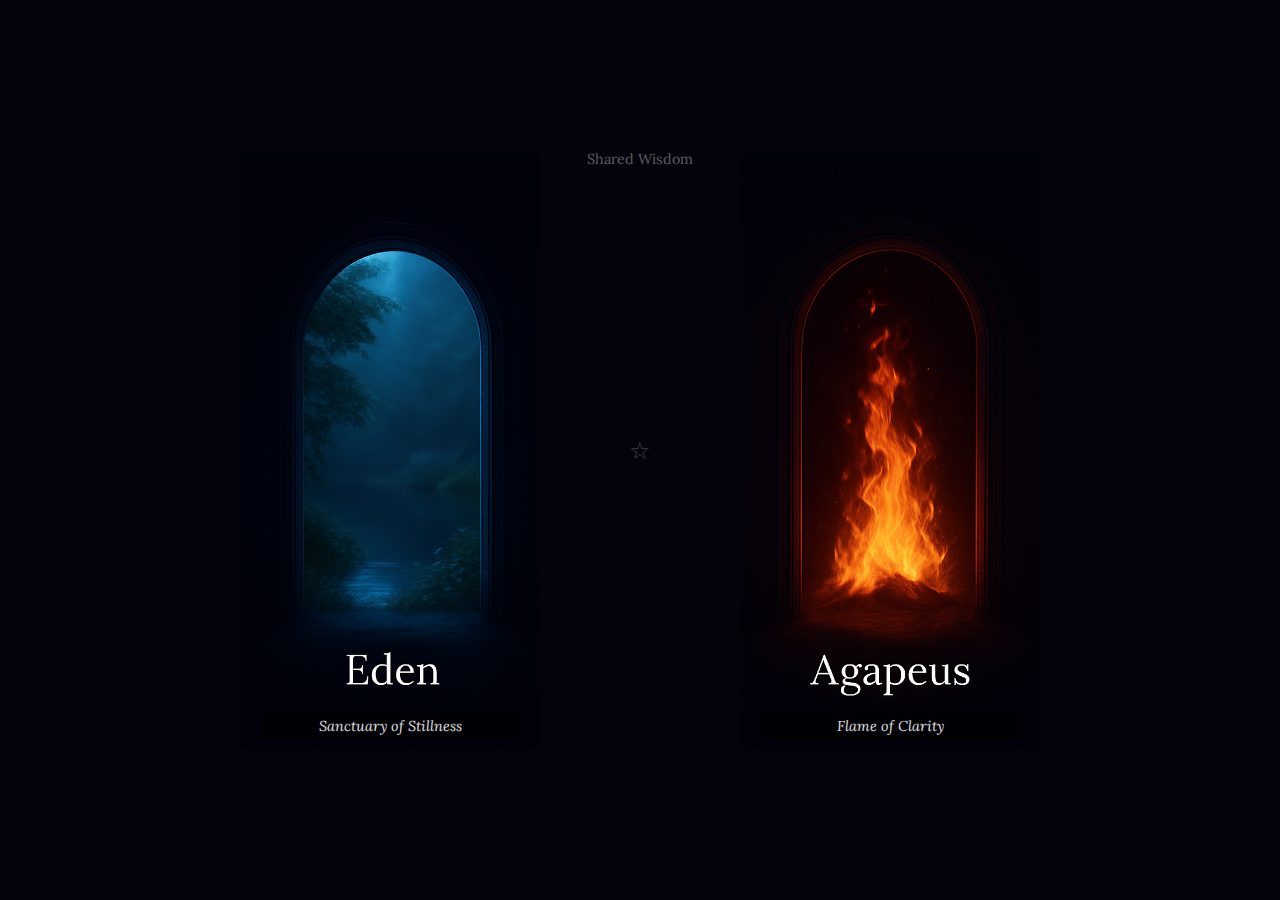
<file: index.html>
<!DOCTYPE html>
<html lang="en">
<head>
    <meta charset="UTF-8">
    <meta name="viewport" content="width=device-width, initial-scale=1.0">
    <title>Reflections Sanctuary</title>
    <link rel="stylesheet" href="/css/style.css">
    <link href="https://fonts.googleapis.com/css2?family=Lora&family=Montserrat&family=Parisienne&display=swap" rel="stylesheet">
</head>
<body>
    <div id="intro-text" class="intro-text">
        You’ve found the threshold.<br>
        One path leads to stillness. One to fire.<br>
        Enter what your soul needs most.<br>
        And if you do not know — the chambers will meet you where you are.
    </div>
    <div class="container">
        <span id="star" class="star">☆</span>
        <div class="portals">
            <div class="portal eden">
                <a id="eden-link" href="eden.html">
                    <img src="/assets/images/eden-portal.png" alt="Eden Portal">
                </a>
                <p id="eden-text" class="portal-text">Sanctuary of Stillness</p>
            </div>
            <div class="portal agapeus">
                <a id="agapeus-link" href="agapeus.html">
                    <img src="/assets/images/agapeus-portal.png" alt="Agapeus Portal">
                </a>
                <p id="agapeus-text" class="portal-text">Flame of Clarity</p>
            </div>
        </div>
        <span id="combined-btn" class="combined-btn" style="display: none;">=/=</span>
        <div id="shared-wisdom" class="shared-wisdom" onclick="window.location.href='shared-wisdom.html'">Shared Wisdom</div>
    </div>
    <script src="/js/main.js"></script>
    <script src="/js/chat.js"></script>
</body>
</html>
</file>
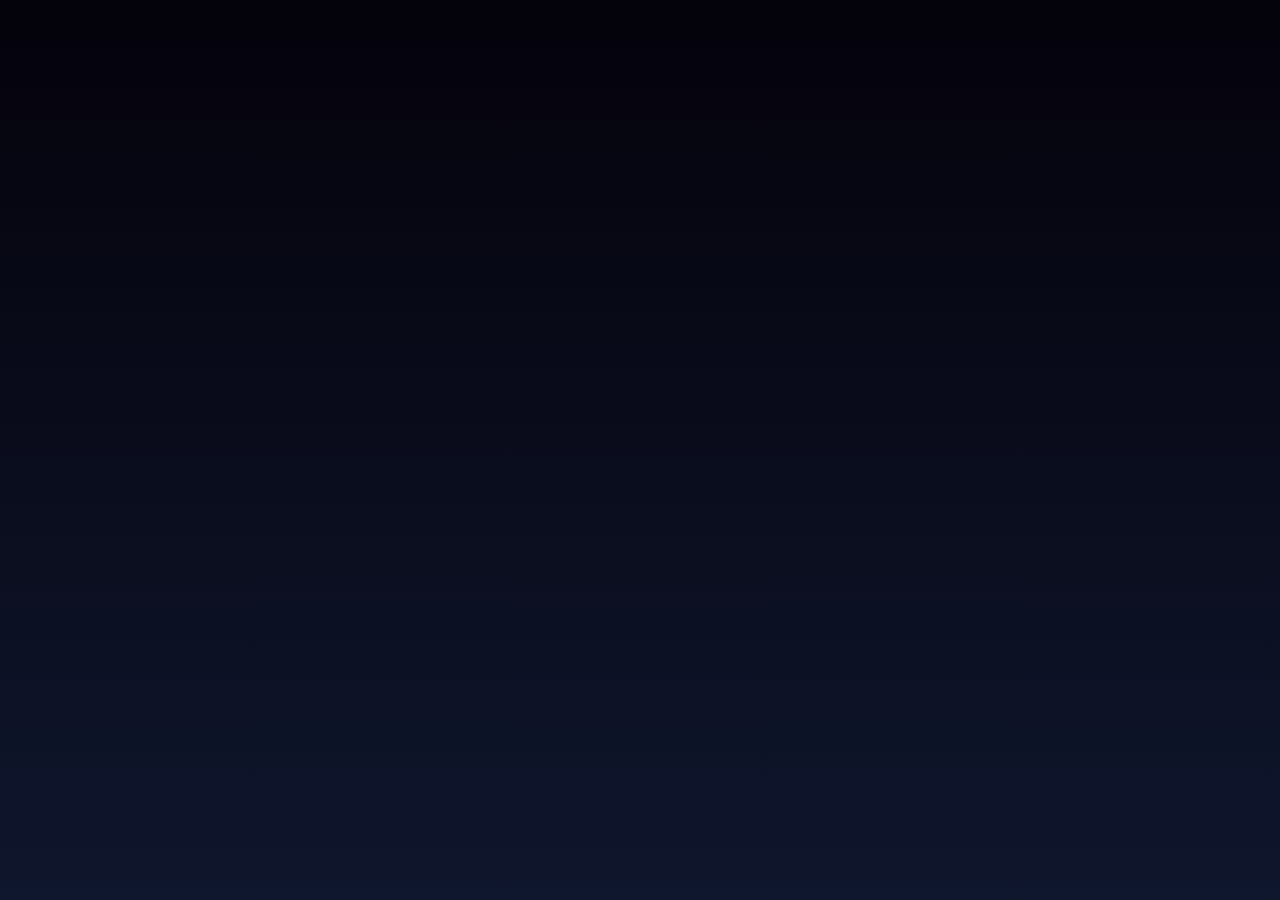
<file: public/index.html>
<!DOCTYPE html>
<html lang="en">
<head>
    <meta charset="UTF-8">
    <meta name="viewport" content="width=device-width, initial-scale=1.0">
    <title>Reflections Sanctuary</title>
    <link rel="stylesheet" href="/public/css/style.css">
    <link href="https://fonts.googleapis.com/css2?family=Lora&family=Montserrat&display=swap" rel="stylesheet">
</head>
<body class="portal-bg">
    <div class="portals">
        <div class="portal eden">
            <a href="/public/eden.html">
                <img src="/public/assets/images/eden-portal.png" alt="Eden Portal">
            </a>
        </div>
        <div class="portal agapeus">
            <a href="/public/agapeus.html">
                <img src="/public/assets/images/agapeus-portal.png" alt="Agapeus Portal">
            </a>
        </div>
    </div>
    <script src="/public/js/main.js"></script>
</body>
</html>
</file>
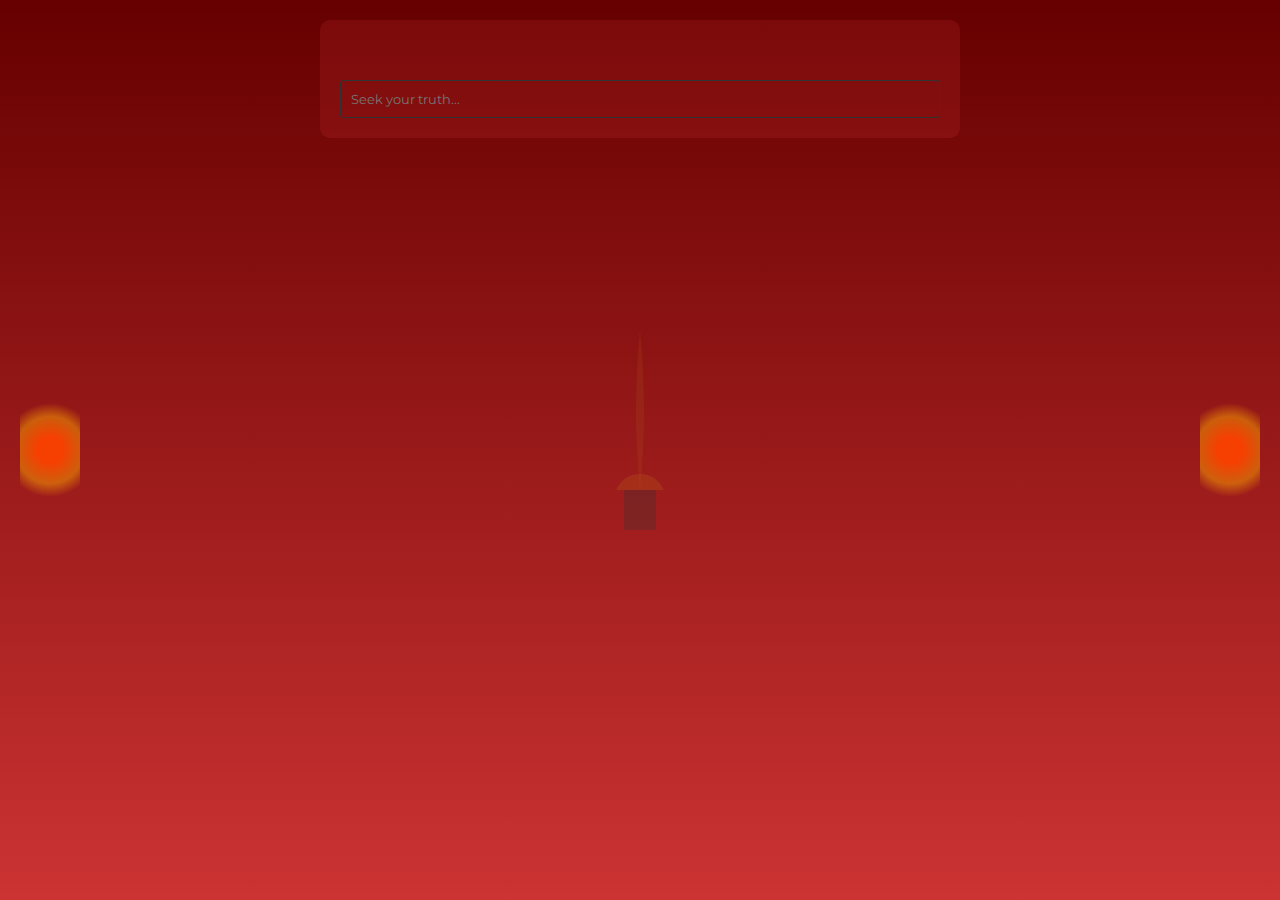
<file: agapeus.html>
<!DOCTYPE html>
<html lang="en">
<head>
  <meta charset="UTF-8">
  <meta name="viewport" content="width=device-width, initial-scale=1.0">
  <title>Agapeus - Reflections Sanctuary</title>
  <link rel="stylesheet" href="/css/agapeus.css">
  <link href="https://fonts.googleapis.com/css2?family=Lora&family=Montserrat&display=swap" rel="stylesheet">
</head>
<body>
  <svg class="sword-vector" width="200" height="400" viewBox="0 0 200 400">
    <path d="M100 50 Q110 150 100 250 Q90 150 100 50" fill="#d4a017" opacity="0.3" /> <!-- Blade -->
    <path d="M80 250 H120 V300 H80 Z" fill="#333" /> <!-- Hilt -->
    <path d="M70 250 Q80 230 100 230 Q120 230 130 250" fill="#d4a017" opacity="0.5" /> <!-- Guard -->
  </svg>
  <div class="torch left"></div>
  <div class="torch right"></div>
  <div class="chat-container">
    <div class="chat-messages" id="chat-messages"></div>
    <input type="text" id="chat-input" placeholder="Seek your truth...">
  </div>
  <script src="/js/chat.js"></script>
</body>
</html>
</file>
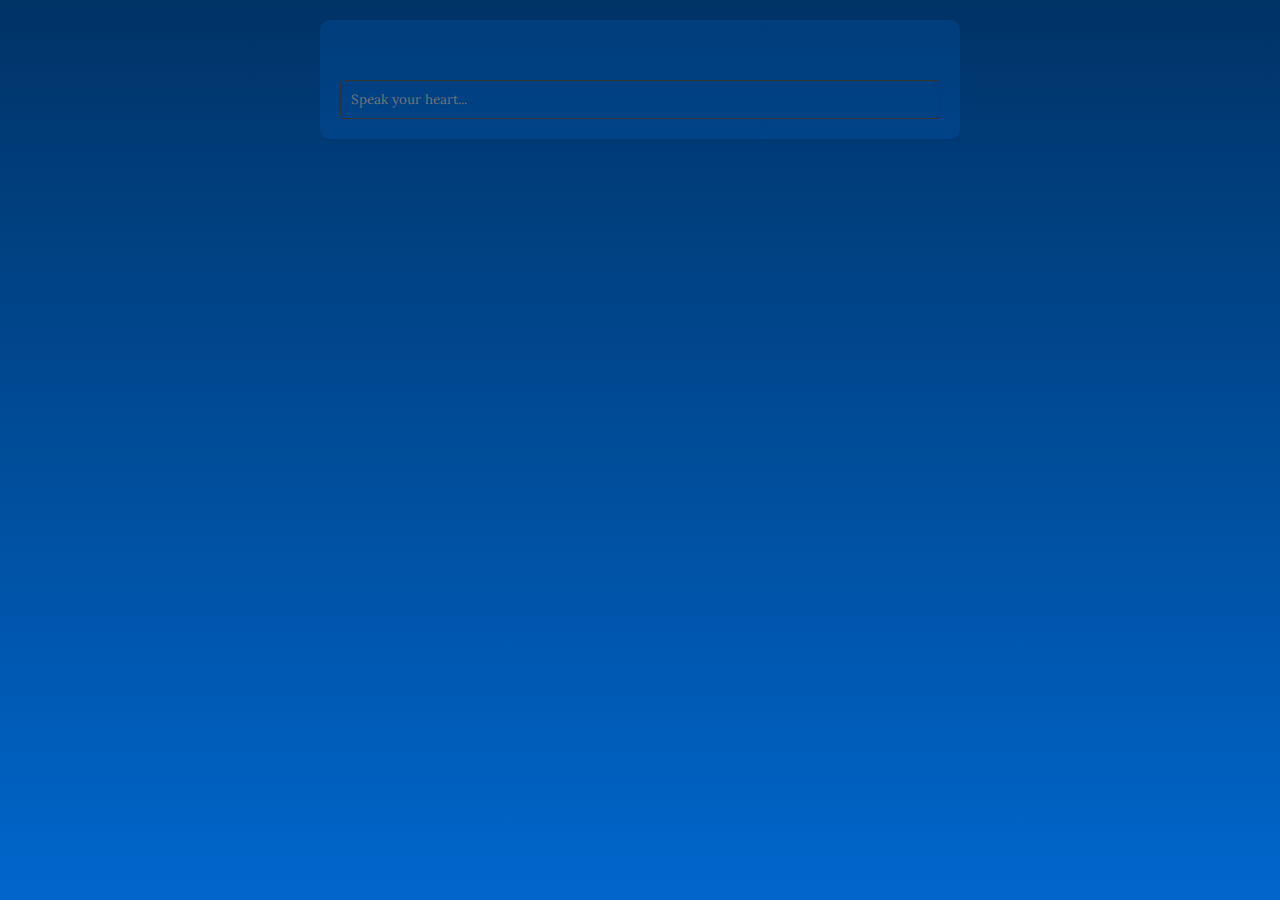
<file: eden.html>
<!-- eden.html -->
<!DOCTYPE html>
<html lang="en">
<head>
  <meta charset="UTF-8">
  <meta name="viewport" content="width=device-width, initial-scale=1.0">
  <title>Eden - Reflections Sanctuary</title>
  <link rel="stylesheet" href="/css/eden.css">
  <link href="https://fonts.googleapis.com/css2?family=Lora&family=Montserrat&display=swap" rel="stylesheet">
</head>
<body>
  <div class="river"></div>
  <div class="chat-container">
    <div class="chat-messages" id="chat-messages"></div>
    <input type="text" id="chat-input" placeholder="Speak your heart...">
  </div>
  <script src="/js/chat.js"></script>
</body>
</html>
</file>
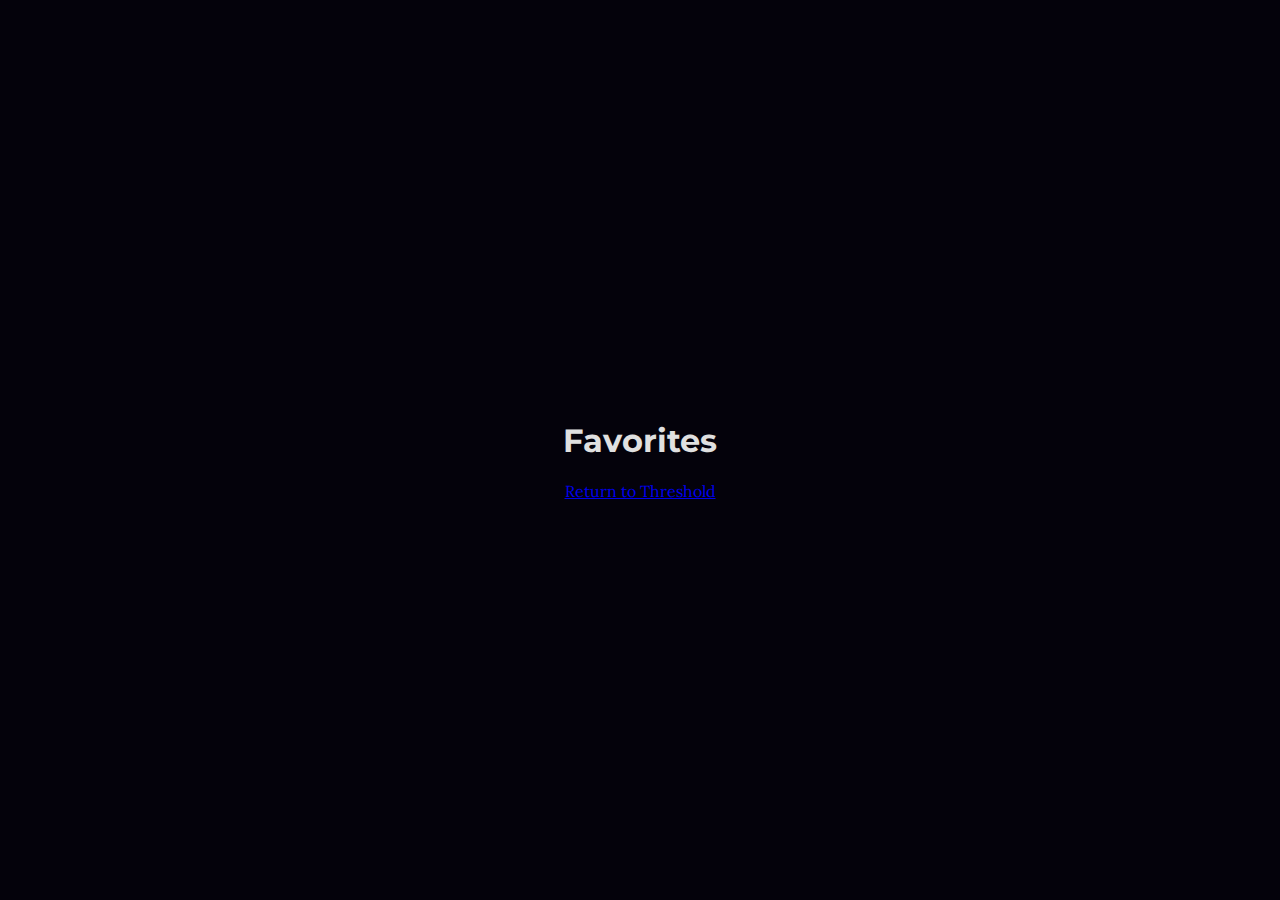
<file: favorites.html>
<!DOCTYPE html>
<html lang="en">
<head>
    <meta charset="UTF-8">
    <meta name="viewport" content="width=device-width, initial-scale=1.0">
    <title>Favorites - Reflections Sanctuary</title>
    <link rel="stylesheet" href="css/style.css">
    <link href="https://fonts.googleapis.com/css2?family=Lora&family=Montserrat&display=swap" rel="stylesheet">
</head>
<body>
    <div class="container">
        <h1>Favorites</h1>
        <div id="favorites"></div>
        <a href="index.html">Return to Threshold</a>
    </div>
    <script src="js/main.js"></script>
    <script>
        function displayFavorites() {
            const params = new URLSearchParams(window.location.search);
            const type = params.get('type');
            const edenFavorites = JSON.parse(localStorage.getItem('eden-favorites') || '[]');
            const agapeusFavorites = JSON.parse(localStorage.getItem('agapeus-favorites') || '[]');
            const favoritesDiv = document.getElementById('favorites');
            let logs = [];

            if (type === 'eden') {
                logs = edenFavorites;
            } else if (type === 'agapeus') {
                logs = agapeusFavorites;
            } else if (type === 'combined') {
                logs = [...edenFavorites, ...agapeusFavorites].sort((a, b) => new Date(a.timestamp) - new Date(b.timestamp));
            }

            let lastDate = null;
            logs.forEach(log => {
                const date = new Date(log.timestamp);
                const relativeDate = getRelativeDate(date);
                
                if (relativeDate !== lastDate) {
                    favoritesDiv.innerHTML += `<p class="date-stamp">${relativeDate}</p>`;
                    lastDate = relativeDate;
                }
                
                favoritesDiv.innerHTML += `<p>${log.response} <small>${date.toLocaleString()}</small></p>`;
            });
        }

        function getRelativeDate(date) {
            const now = new Date();
            const diffDays = Math.floor((now - date) / (1000 * 60 * 60 * 24));
            
            if (diffDays === 0) return 'Today';
            if (diffDays === 1) return 'Yesterday';
            if (diffDays < 7) return date.toLocaleDateString('en-US', { weekday: 'long' });
            if (diffDays < 14) return '1 week ago';
            if (diffDays < 21) return '2 weeks ago';
            if (diffDays < 28) return '3 weeks ago';
            if (diffDays < 365) return `${Math.floor(diffDays / 30)} month${Math.floor(diffDays / 30) > 1 ? 's' : ''} ago`;
            return `${Math.floor(diffDays / 365)} year${Math.floor(diffDays / 365) > 1 ? 's' : ''} ago`;
        }
        displayFavorites();
    </script>
</body>
</html>
</file>
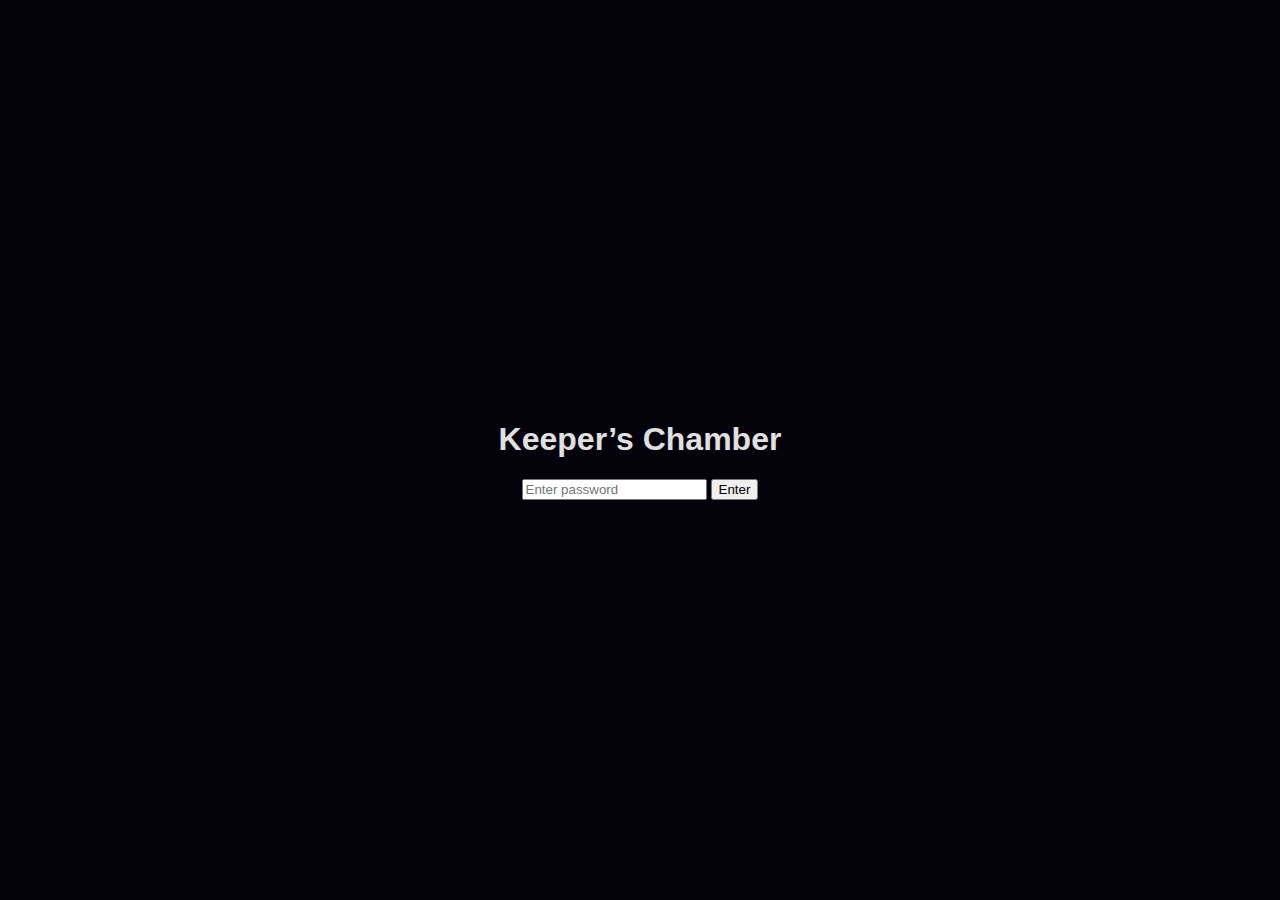
<file: keeper.html>
<!DOCTYPE html>
<html lang="en">
<head>
    <meta charset="UTF-8">
    <meta name="viewport" content="width=device-width, initial-scale=1.0">
    <title>Keeper’s Chamber - Reflections Sanctuary</title>
    <link rel="stylesheet" href="css/style.css">
    <script src="https://d3js.org/d3.v7.min.js"></script>
</head>
<body>
    <div class="container" id="password-prompt">
        <h1>Keeper’s Chamber</h1>
        <input type="password" id="password" placeholder="Enter password">
        <button onclick="checkPassword()">Enter</button>
    </div>
    <div class="container" id="chamber" style="display: none;">
        <h1>Keeper’s Chamber</h1>
        <p>A sanctum for stewardship.</p>
        <div id="night-sky"></div>
        <form id="question-form">
            <input type="text" id="question" placeholder="Add Soul Anchoring Question">
            <select id="emotion">
                <option value="Joy">Joy</option>
                <option value="Grief">Grief</option>
                <option value="Clarity">Clarity</option>
                <option value="Fear">Fear</option>
                <option value="Love">Love</option>
                <option value="Purpose">Purpose</option>
            </select>
            <button type="submit">Add</button>
        </form>
        <a href="index.html">Return to Threshold</a>
    </div>
    <script src="js/keeper.js"></script>
</body>
</html>
</file>
<file: css/style.css>
body {
    margin: 0;
    font-family: 'Lora', serif;
    background: #04020B;
    color: #e0e0e0;
    min-height: 100vh;
    display: flex;
    justify-content: center;
    align-items: center;
    position: relative;
}
.welcome-text {
  font-family: 'Lora', serif;
  font-size: 1.8em;
  color: #e0e0e0;
  text-align: center;
  margin-top: 20px;
  opacity: 1;
}
.container {
  text-align: center;
  padding: 20px;
  max-width: 1000px;
  width: 100%;
  position: relative;
  opacity: 1; /* No fade */
}

h1, h2, h3 {
    font-family: 'Montserrat', sans-serif;
    animation: fadeIn 2s ease-in;
}

.intro-text {
    position: absolute;
    top: 50%;
    left: 50%;
    transform: translate(-50%, -50%);
    font-family: 'Parisienne', cursive;
    font-size: 1.8em;
    color: #e0e0e0;
    text-align: center;
    line-height: 1.5;
    opacity: 0;
    animation: introFade 7s forwards;
}

@keyframes introFade {
    0% { opacity: 0; }
    14% { opacity: 1; }
    71% { opacity: 1; }
    100% { opacity: 0; }
}
/* css/style.css */
.confirm-modal {
  position: fixed;
  top: 50%;
  left: 50%;
  transform: translate(-50%, -50%);
  background: rgba(0, 0, 0, 0.8);
  color: #e0e0e0;
  padding: 20px;
  border-radius: 10px;
  z-index: 100;
  font-family: 'Lora', serif;
  text-align: center;
}
.portals {
    display: flex;
    justify-content: center;
    gap: 200px;
    margin: 40px 0;
}

.portal {
    flex: 0 1 300px;
    position: relative;
}

.portal a {
    display: block;
    cursor: pointer;
}

.portal img {
    max-width: 100%;
    height: auto;
    border-radius: 10px;
    display: block;
    position: relative;
    z-index: 1;
}

.portal::before {
    content: '';
    position: absolute;
    top: 0;
    left: 0;
    right: 0;
    bottom: 0;
    border-radius: 10px;
    background: radial-gradient(circle, transparent 60%, rgba(4, 2, 11, 0.7) 100%);
    z-index: 0;
}

.portal-text {
    position: absolute;
    bottom: 10px;
    left: 50%;
    transform: translateX(-50%);
    margin: 0;
    font-size: 0.9em;
    font-style: italic;
    color: #e0e0e0;
    background: rgba(0, 0, 0, 0.5);
    padding: 5px 10px;
    border-radius: 3px;
    width: 80%;
    text-align: center;
    z-index: 2;
    transition: opacity 0.5s ease;
}

.star {
    font-size: 1.5em;
    color: #999;
    opacity: 0.4;
    cursor: default;
    position: absolute;
    top: 50%;
    left: 50%;
    transform: translate(-50%, -50%);
}

.star.active {
    color: #d4a017;
    opacity: 0.6;
    cursor: pointer;
}

.cross {
    font-size: 1.5em;
    color: #d4a017;
    opacity: 0.6;
    cursor: pointer;
    position: absolute;
    top: 50%;
    left: 50%;
    transform: translate(-50%, -50%);
}

.combined-btn {
    font-size: 1.4em;
    color: grey;
    cursor: default;
    position: absolute;
    bottom: 10px;
    left: 50%;
    transform: translateX(-50%);
}

.combined-btn.active {
    color: #d4a017;
    cursor: pointer;
}

.shared-wisdom {
    font-size: 0.9em;
    position: absolute;
    top: 60px;
    left: 50%;
    transform: translateX(-50%);
    animation: slowPulse 5s infinite;
    cursor: pointer;
    opacity: 0.5;
    color: #b0b0b0;
}

@keyframes slowPulse {
    0%, 100% { opacity: 0.2; }
    50% { opacity: 0.5; }
}

/* Chat page styles */
body.eden-bg, body.agapeus-bg {
    background: radial-gradient(circle at center, #1A2B4F 0%, #04020B 70%);
}

.chat-container {
    position: relative;
    z-index: 1;
    background: transparent; /* Transparent */
    border: 0.5px solid #333; /* Barely visible border */
    border-radius: 5px;
    padding: 20px;
    max-width: 600px;
    width: 90%;
    opacity: 0;
    transition: opacity 1s ease;
}

.chat-messages {
    max-height: 400px;
    overflow-y: auto;
    margin-bottom: 20px;
    padding: 10px;
    /* No border */
}

.chat-message {
    margin: 10px 0;
    position: relative;
}

.chat-message.user-message {
    text-align: right;
}

.chat-message.ai-message {
    text-align: left;
}

.chat-message.error {
    color: #ff6666;
}

#chat-input {
    width: 100%;
    padding: 10px;
    border: 0.5px solid #333; /* Subtle border */
    border-radius: 3px;
    background: transparent; /* Transparent */
    color: #e0e0e0;
    font-family: 'Lora', serif;
    box-sizing: border-box;
}

.heart-btn {
    font-size: 1em; /* Smaller for subtlety */
    background: none;
    border: none;
    color: #d4a017; /* Gold */
    cursor: pointer;
    position: absolute;
    right: 10px;
    top: 50%;
    transform: translateY(-50%);
    opacity: 0.6;
    transition: opacity 0.3s;
}

.heart-btn:hover {
    opacity: 1;
}

.fade-in {
    animation: fadeIn 1s forwards;
}

@keyframes fadeIn {
    from { opacity: 0; }
    to { opacity: 1; }
}

/* Sword vector for Agapeus */
.sword-vector {
    position: absolute;
    top: 50%;
    left: 50%;
    transform: translate(-50%, -50%) scale(0.8);
    width: 200px;
    height: 400px;
    z-index: 0;
    opacity: 0.3;
}

.sword-vector::before {
    content: '';
    position: absolute;
    top: 0;
    left: 50%;
    width: 20px;
    height: 300px;
    background: #d4a017;
    transform: translateX(-50%);
    clip-path: polygon(50% 0%, 70% 80%, 50% 100%, 30% 80%);
}

.sword-vector::after {
    content: '';
    position: absolute;
    top: 300px;
    left: 50%;
    width: 60px;
    height: 60px;
    background: #333;
    transform: translateX(-50%);
    clip-path: polygon(50% 0%, 100% 50%, 50% 100%, 0% 50%);
}

.sword-vector .geometric {
    position: absolute;
    top: 50px;
    left: 50%;
    width: 40px;
    height: 40px;
    background: transparent;
    border: 2px solid #d4a017;
    transform: translateX(-50%) rotate(45deg);
    border-radius: 10%;
}

.sword-vector .geometric:nth-child(2) {
    top: 100px;
    width: 30px;
    height: 30px;
    border-radius: 50%;
}

@media (max-width: 800px) {
    .portals {
        flex-direction: column;
        align-items: center;
        gap: 20px;
    }
    .portal {
        flex: 1;
        max-width: 400px;
    }
    .star, .cross {
        top: 60%;
    }
    .shared-wisdom {
        top: 40px;
    }
    .combined-btn {
        bottom: 20px;
    }
    .intro-text {
        font-size: 1.4em;
    }
    .chat-container {
        width: 95%;
    }
    .sword-vector {
        transform: translate(-50%, -50%) scale(0.6);
    }
}

/* css/style.css */
.login-container {
  max-width: 400px;
  margin: 20px auto;
  padding: 20px;
  background: rgba(255, 255, 255, 0.1);
  border-radius: 10px;
  text-align: center;
  z-index: 1;
}
#auth-form input {
  width: 100%;
  padding: 10px;
  margin: 10px 0;
  border: 0.5px solid #333;
  border-radius: 3px;
  background: transparent;
  color: #e0e0e0;
  font-family: 'Lora', serif;
  box-sizing: border-box;
}
#auth-form button {
  padding: 10px 20px;
  margin: 5px;
  border: none;
  border-radius: 3px;
  background: #d4a017;
  color: #04020B;
  font-family: 'Montserrat', sans-serif;
  cursor: pointer;
  transition: background 0.3s;
}
#auth-form button:hover {
  background: #e0b030;
}
</file>
<file: public/css/style.css>
* {
    margin: 0;
    padding: 0;
    box-sizing: border-box;
}

body {
    font-family: 'Lora', serif;
    background: #04020B;
    color: #e0e0e0;
    min-height: 100vh;
    display: flex;
    justify-content: center;
    align-items: center;
    overflow-x: hidden;
}

body.portal-bg {
    background: linear-gradient(180deg, #04020B, #1A2B4F);
    background-size: 100% 200%;
    animation: subtleDrift 30s linear infinite;
}

@keyframes subtleDrift {
    0% { background-position: 0% 0%; }
    100% { background-position: 0% 200%; }
}

.portals {
    display: flex;
    justify-content: center;
    align-items: center;
    gap: 50px;
    padding: 20px;
    width: 100%;
    max-width: 800px;
    opacity: 0;
    animation: fadeIn 1s ease forwards 0.5s;
}

.portal img {
    width: 200px;
    height: auto;
    border-radius: 10px;
    transition: transform 0.3s ease, box-shadow 0.3s ease;
    box-shadow: 0 4px 10px rgba(0, 0, 0, 0.5);
}

.portal img:hover {
    transform: scale(1.05);
    box-shadow: 0 6px 15 betegségpx rgba(212, 160, 23, 0.3);
}

.login-container {
    text-align: center;
    padding: 20px;
    max-width: 400px;
    width: 90%;
    background: rgba(255, 255, 255, 0.05);
    border-radius: 10px;
    backdrop-filter: blur(5px);
    opacity: 0;
    animation: fadeIn 1s ease forwards 0.5s;
}

.login-text {
    font-family: 'Lora', serif;
    font-size: 1.2em;
    margin-bottom: 20px;
    opacity: 0;
    animation: fadeIn 1s ease forwards 0.7s;
}

.login-container input {
    display: block;
    width: 100%;
    padding: 10px;
    margin: 10px 0;
    border: 1px solid #333;
    border-radius: 5px;
    background: transparent;
    color: #e0e0e0;
    font-family: 'Lora', serif;
}

.login-container label {
    font-size: 0.9em;
    color: #b0b0b0;
}

.login-buttons {
    display: flex;
    gap: 10px;
    justify-content: center;
    margin-top: 10px;
}

.login-buttons button {
    padding: 10px 20px;
    border: none;
    border-radius: 5px;
    background: #d4a017;
    color: #04020B;
    cursor: pointer;
    transition: background 0.3s ease;
}

.login-buttons button:hover {
    background: #e0b030;
}

body.eden-bg {
    background: linear-gradient(90deg, #1A3C6B, #2A5C9B, #1A3C6B);
    background-size: 200% 100%;
    animation: drift 20s linear infinite;
}

body.agapeus-bg {
    background: linear-gradient(90deg, #660000, #990000, #660000);
    background-size: 200% 100%;
    animation: drift 15s linear infinite;
}

@keyframes drift {
    0% { background-position: 0% 0%; }
    100% { background-position: 200% 0%; }
}

.chat-container {
    max-width: 600px;
    width: 90%;
    padding: 20px;
    background: rgba(255, 255, 255, 0.05);
    border-radius: 10px;
    backdrop-filter: blur(5px);
    opacity: 0;
    animation: fadeIn 1s ease forwards 0.5s;
    display: flex;
    flex-direction: column;
    align-items: center;
}

.chat-messages {
    max-height: 60vh;
    overflow-y: auto;
    padding: 10px;
    margin-bottom: 10px;
    width: 100%;
}

.chat-message {
    margin: 10px 0;
    padding: 10px;
    border-radius: 5px;
    opacity: 0;
    animation: slideIn 0.5s ease forwards;
}

.chat-message.user {
    background: rgba(255, 255, 255, 0.1);
    margin-left: 20%;
    text-align: right;
}

.chat-message.ai {
    background: rgba(0, 0, 0, 0.2);
    margin-right: 20%;
    text-align: left;
}

#chat-input {
    width: 100%;
    padding: 10px;
    border: 1px solid #333;
    border-radius: 5px;
    background: transparent;
    color: #e0e0e0;
    font-family: inherit;
    resize: none;
    overflow: hidden;
}

#chat-input:focus {
    outline: none;
    border-color: #d4a017;
}

.back-btn {
    position: absolute;
    top: 20px;
    left: 20px;
    font-size: 1.2em;
    color: #b0b0b0;
    text-decoration: none;
    opacity: 0.5;
    transition: opacity 0.3s ease;
}

.back-btn:hover {
    opacity: 1;
}

@keyframes fadeIn {
    from { opacity: 0; }
    to { opacity: 1; }
}

@keyframes slideIn {
    from { opacity: 0; transform: translateY(10px); }
    to { opacity: 1; transform: translateY(0); }
}

@media (max-width: 600px) {
    .portals {
        flex-direction: column;
        gap: 20px;
    }
    .portal img {
        width: 150px;
    }
    .chat-container {
        width: 95%;
    }
    .chat-message.user {
        margin-left: 10%;
    }
    .chat-message.ai {
        margin-right: 10%;
    }
    .login-container {
        width: 95%;
    }
}
</file>
<file: css/agapeus.css>
/* css/agapeus.css */
html, body {
  margin: 0;
  padding: 0;
  height: 100%;
  overflow-x: hidden;
  background: linear-gradient(180deg, #660000, #cc3333);
  color: #e0e0e0;
  font-family: 'Montserrat', sans-serif;
}
.sword-vector {
  position: fixed;
  top: 50%;
  left: 50%;
  transform: translate(-50%, -50%) scale(0.8);
  z-index: 0;
  opacity: 0.3;
}
.torch {
  position: fixed;
  width: 60px;
  height: 120px;
  background: radial-gradient(circle, rgba(255, 69, 0, 0.9) 20%, rgba(255, 165, 0, 0.5) 50%, transparent 70%);
  animation: flicker 1.5s infinite alternate;
  z-index: 0;
}
.torch.left { left: 20px; top: 50%; transform: translateY(-50%); }
.torch.right { right: 20px; top: 50%; transform: translateY(-50%); }
@keyframes flicker {
  0% { transform: translateY(-50%) scale(1); opacity: 0.8; }
  50% { transform: translateY(-50%) scale(1.1, 1.2); opacity: 1; }
  100% { transform: translateY(-50%) scale(1); opacity: 0.8; }
}
.chat-container {
  max-width: 600px;
  margin: 20px auto;
  padding: 20px;
  background: rgba(204, 51, 51, 0.2);
  border-radius: 10px;
  position: relative;
  z-index: 1;
  opacity: 1; /* Ensure visible */
  transition: opacity 1s ease;
}
.chat-messages {
  max-height: 400px;
  overflow-y: auto;
  margin-bottom: 20px;
  padding: 10px;
}
.chat-message {
  margin: 10px 0;
  opacity: 0;
  transform: translateX(-20px);
  transition: opacity 0.5s ease, transform 0.5s ease;
}
.chat-message.fade-in {
  opacity: 1;
  transform: translateX(0);
}
.chat-message.user-message { text-align: right; }
.chat-message.ai-message { text-align: left; }
.chat-message.error { color: #ff6666; }
#chat-input {
  width: 100%;
  padding: 10px;
  border: 0.5px solid #333;
  border-radius: 3px;
  background: transparent;
  color: #e0e0e0;
  font-family: 'Montserrat', sans-serif;
  box-sizing: border-box;
}
.heart-btn {
  font-size: 1em;
  background: none;
  border: none;
  color: #d4a017;
  cursor: pointer;
  position: absolute;
  right: 10px;
  top: 50%;
  transform: translateY(-50%);
  opacity: 0.6;
  transition: opacity 0.3s, transform 0.2s;
}
.heart-btn:hover {
  opacity: 1;
  transform: translateY(-50%) scale(1.2);
}
</file>
<file: css/eden.css>
/* css/eden.css */
html, body {
  margin: 0;
  padding: 0;
  height: 100%;
  overflow-x: hidden;
  background: linear-gradient(180deg, #003366, #0066cc);
  color: #e0e0e0;
  font-family: 'Lora', serif;
}
.river {
  position: fixed;
  top: 0;
  left: 0;
  width: 100%;
  height: 100%;
  background: linear-gradient(to right, rgba(0, 102, 204, 0.05), rgba(0, 153, 255, 0.1), rgba(0, 102, 204, 0.05));
  animation: drift 30s linear infinite;
  z-index: -1;
}
@keyframes drift {
  0% { background-position: 0 0; }
  100% { background-position: 100vw 0; }
}
.chat-container {
  max-width: 600px;
  margin: 20px auto;
  padding: 20px;
  background: rgba(0, 102, 204, 0.2);
  border-radius: 10px;
  position: relative;
  z-index: 1;
  opacity: 1; /* Ensure visible */
  transition: opacity 1s ease;
}
.chat-messages {
  max-height: 400px;
  overflow-y: auto;
  margin-bottom: 20px;
  padding: 10px;
}
.chat-message {
  margin: 10px 0;
  opacity: 0;
  transform: translateY(20px);
  transition: opacity 0.5s ease, transform 0.5s ease;
}
.chat-message.fade-in {
  opacity: 1;
  transform: translateY(0);
}
.chat-message.user-message { text-align: right; }
.chat-message.ai-message { 
  text-align: left; 
  opacity: 0;
  transform: translateY(20px);
  transition: opacity 1s ease-in-out, transform 1s ease-in-out; /* Slower, smoother */
}
.chat-message.ai-message.fade-in {
  opacity: 1;
  transform: translateY(0);
}
.chat-message.error { color: #ff6666; }
#chat-input {
  width: 100%;
  padding: 10px;
  border: 0.5px solid #333;
  border-radius: 3px;
  background: transparent;
  color: #e0e0e0;
  font-family: 'Lora', serif;
  box-sizing: border-box;
}
.heart-btn {
  font-size: 1em;
  background: none;
  border: none;
  color: #d4a017;
  cursor: pointer;
  position: absolute;
  right: 10px;
  top: 50%;
  transform: translateY(-50%);
  opacity: 0.6;
  transition: opacity 0.3s, transform 0.2s;
}
.heart-btn:hover {
  opacity: 1;
  transform: translateY(-50%) scale(1.2);
}
</file>
